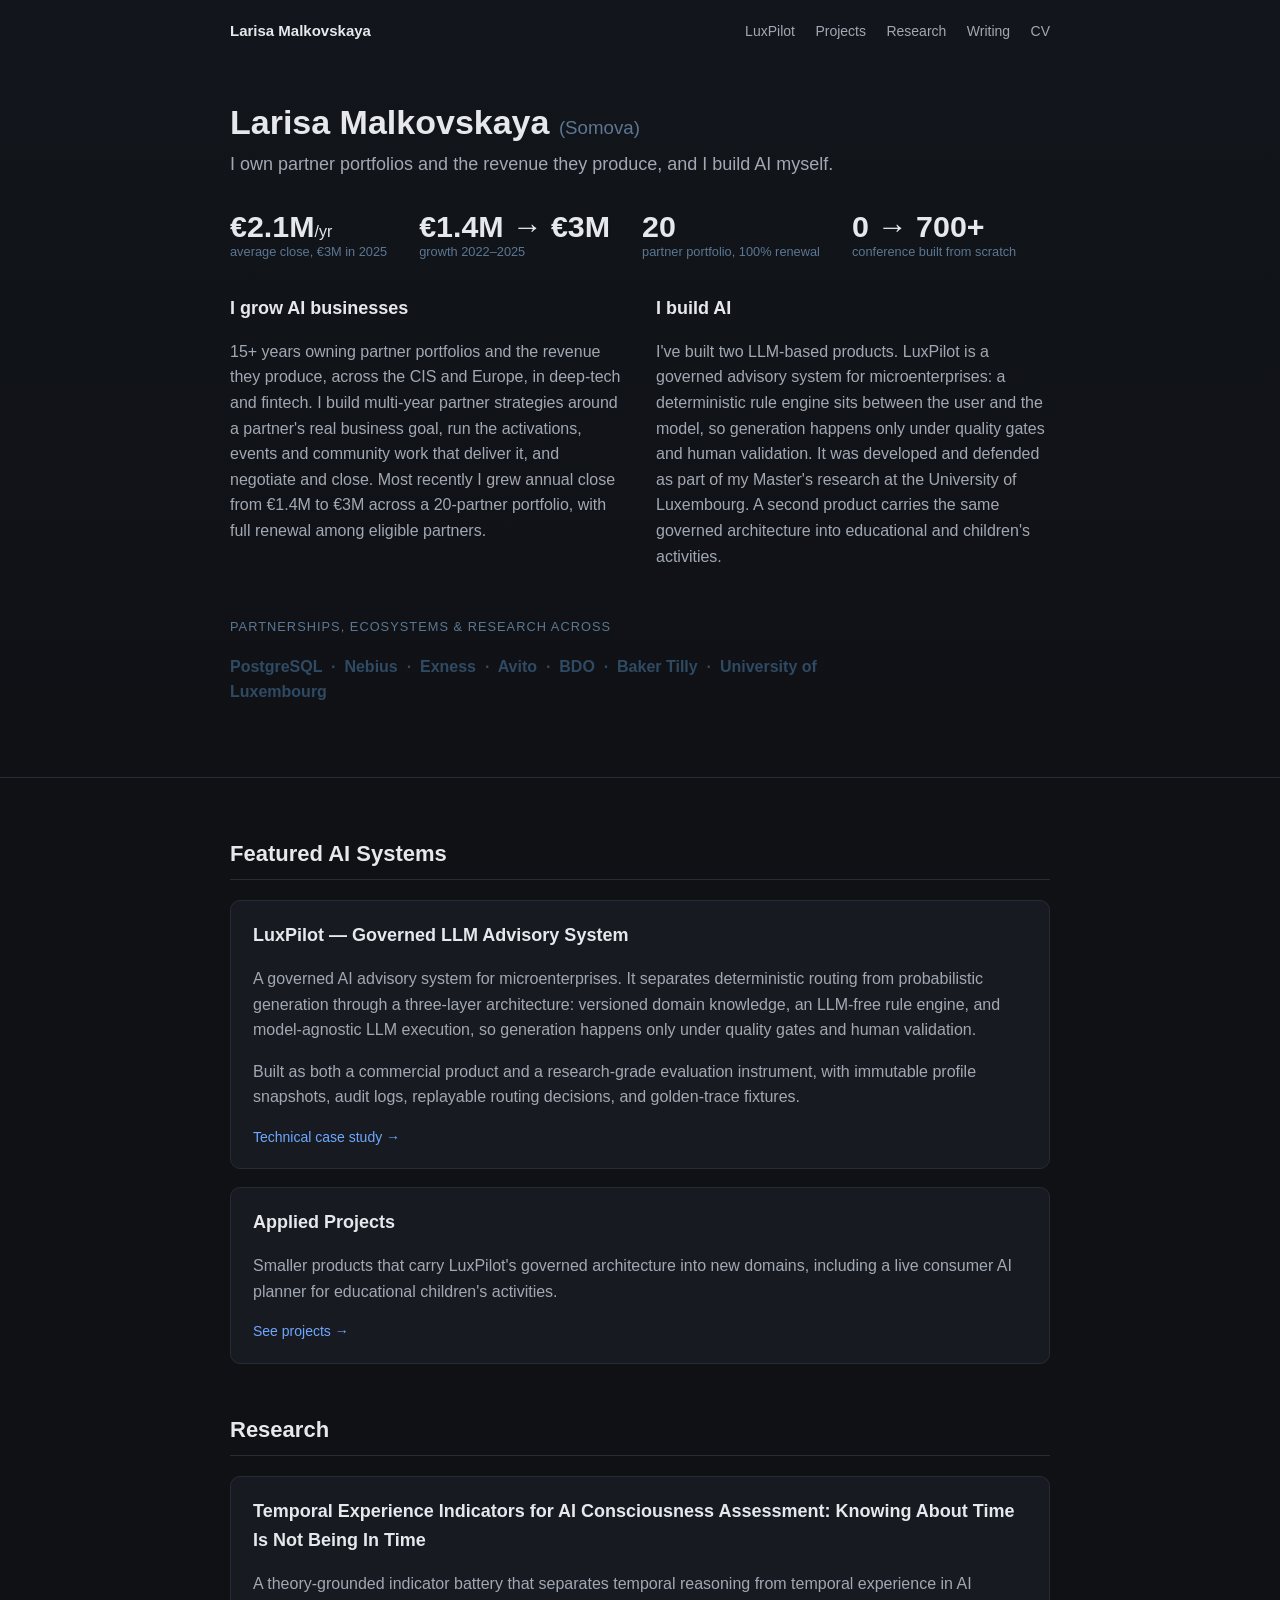
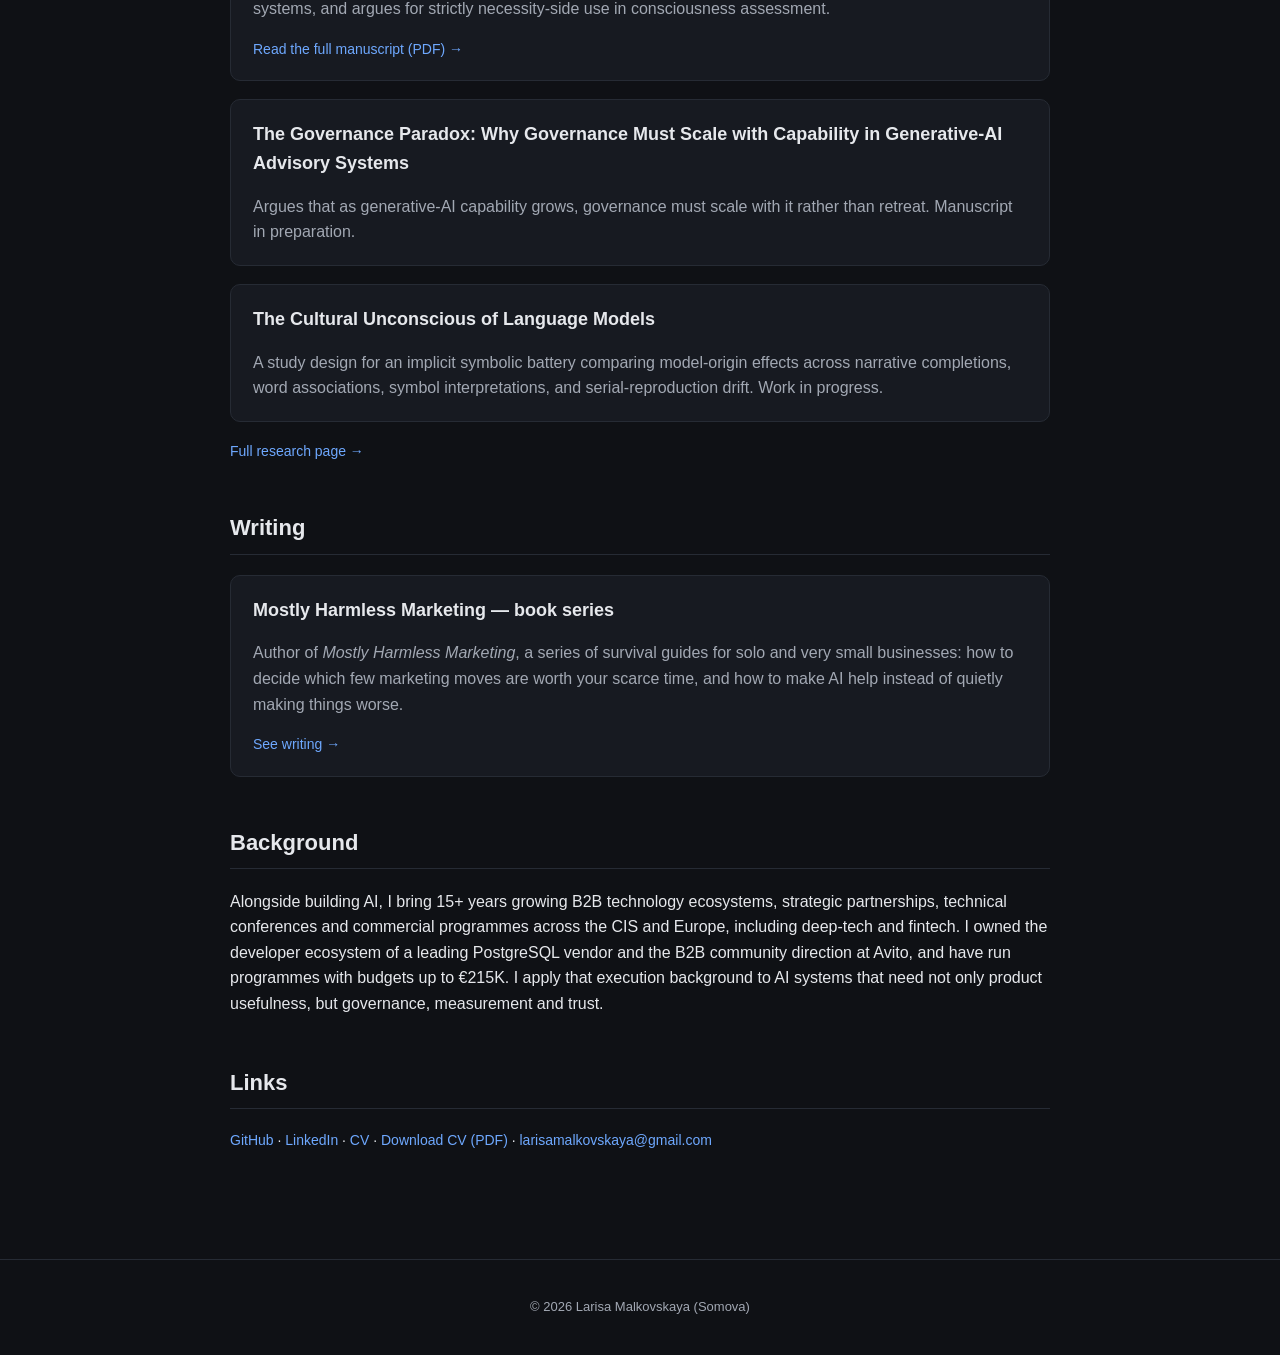
<file: index.html>
<!DOCTYPE html>
<html lang="en">
<head>
<meta charset="utf-8">
<meta name="viewport" content="width=device-width, initial-scale=1">
<title>Larisa Malkovskaya (Somova) — AI &amp; Fintech Partnerships</title>
<link rel="stylesheet" href="assets/css/style.css">
</head>
<body>
<header class="hero">
<nav class="nav">
<a href="index.html" class="brand">Larisa Malkovskaya</a>
<div class="nav-links">
<a href="luxpilot.html">LuxPilot</a>
<a href="projects.html">Projects</a>
<a href="research.html">Research</a>
<a href="writing.html">Writing</a>
<a href="cv.html">CV</a>
</div>
</nav>
<div class="hero-inner">
<h1>Larisa Malkovskaya <span style="font-size:0.55em;color:#5B7793;font-weight:400;">(Somova)</span></h1>
<p class="tagline">I own partner portfolios and the revenue they produce, and I build AI myself.</p>

<!-- METRICS STRIP -->
<div style="display:flex;flex-wrap:wrap;gap:2rem;margin:2rem 0;">
  <div><div style="font-size:1.9rem;font-weight:700;line-height:1;">€2.1M<span style="font-size:1rem;font-weight:400;">/yr</span></div><div style="font-size:0.8rem;color:#5B7793;">average close, €3M in 2025</div></div>
  <div><div style="font-size:1.9rem;font-weight:700;line-height:1;">€1.4M → €3M</div><div style="font-size:0.8rem;color:#5B7793;">growth 2022–2025</div></div>
  <div><div style="font-size:1.9rem;font-weight:700;line-height:1;">20</div><div style="font-size:0.8rem;color:#5B7793;">partner portfolio, 100% renewal</div></div>
  <div><div style="font-size:1.9rem;font-weight:700;line-height:1;">0 → 700+</div><div style="font-size:0.8rem;color:#5B7793;">conference built from scratch</div></div>
</div>

<!-- TWO COLUMNS -->
<div style="display:flex;flex-wrap:wrap;gap:2rem;margin-top:1.5rem;">
  <div style="flex:1;min-width:260px;">
    <h3 style="margin-bottom:0.4rem;">I grow AI businesses</h3>
    <p>15+ years owning partner portfolios and the revenue they produce, across the CIS and Europe, in deep-tech and fintech. I build multi-year partner strategies around a partner's real business goal, run the activations, events and community work that deliver it, and negotiate and close. Most recently I grew annual close from €1.4M to €3M across a 20-partner portfolio, with full renewal among eligible partners.</p>
  </div>
  <div style="flex:1;min-width:260px;">
    <h3 style="margin-bottom:0.4rem;">I build AI</h3>
    <p>I've built two LLM-based products. LuxPilot is a governed advisory system for microenterprises: a deterministic rule engine sits between the user and the model, so generation happens only under quality gates and human validation. It was developed and defended as part of my Master's research at the University of Luxembourg. A second product carries the same governed architecture into educational and children's activities.</p>
  </div>
</div>

<!-- BRANDS -->
<p style="margin-top:2rem;font-size:0.8rem;color:#5B7793;text-transform:uppercase;letter-spacing:0.08em;">Partnerships, ecosystems &amp; research across</p>
<p style="font-weight:600;color:#2F4A63;">PostgreSQL &nbsp;·&nbsp; Nebius &nbsp;·&nbsp; Exness &nbsp;·&nbsp; Avito &nbsp;·&nbsp; BDO &nbsp;·&nbsp; Baker Tilly &nbsp;·&nbsp; University of Luxembourg</p>
</div>
</header>

<main class="container">

<section id="systems">
<h2>Featured AI Systems</h2>

<article class="card">
<h3>LuxPilot — Governed LLM Advisory System</h3>
<p>A governed AI advisory system for microenterprises. It separates deterministic routing from probabilistic generation through a three-layer architecture: versioned domain knowledge, an LLM-free rule engine, and model-agnostic LLM execution, so generation happens only under quality gates and human validation.</p>
<p>Built as both a commercial product and a research-grade evaluation instrument, with immutable profile snapshots, audit logs, replayable routing decisions, and golden-trace fixtures.</p>
<p class="links"><a href="luxpilot.html">Technical case study →</a></p>
</article>

<article class="card">
<h3>Applied Projects</h3>
<p>Smaller products that carry LuxPilot's governed architecture into new domains, including a live consumer AI planner for educational children's activities.</p>
<p class="links"><a href="projects.html">See projects →</a></p>
</article>
</section>

<section id="research">
<h2>Research</h2>

<article class="card">
<h3>Temporal Experience Indicators for AI Consciousness Assessment: Knowing About Time Is Not Being In Time</h3>
<p>A theory-grounded indicator battery that separates temporal reasoning from temporal experience in AI systems, and argues for strictly necessity-side use in consciousness assessment.</p>
<p class="links"><a href="assets/Malkovskaya_Temporal_Experience_Indicators.pdf" target="_blank" rel="noopener">Read the full manuscript (PDF) →</a></p>
</article>

<article class="card">
<h3>The Governance Paradox: Why Governance Must Scale with Capability in Generative-AI Advisory Systems</h3>
<p>Argues that as generative-AI capability grows, governance must scale with it rather than retreat. Manuscript in preparation.</p>
</article>

<article class="card">
<h3>The Cultural Unconscious of Language Models</h3>
<p>A study design for an implicit symbolic battery comparing model-origin effects across narrative completions, word associations, symbol interpretations, and serial-reproduction drift. Work in progress.</p>
</article>

<p class="links"><a href="research.html">Full research page →</a></p>
</section>

<section id="writing">
<h2>Writing</h2>
<article class="card">
<h3>Mostly Harmless Marketing — book series</h3>
<p>Author of <em>Mostly Harmless Marketing</em>, a series of survival guides for solo and very small businesses: how to decide which few marketing moves are worth your scarce time, and how to make AI help instead of quietly making things worse.</p>
<p class="links"><a href="writing.html">See writing →</a></p>
</article>
</section>

<section id="background">
<h2>Background</h2>
<p>Alongside building AI, I bring 15+ years growing B2B technology ecosystems, strategic partnerships, technical conferences and commercial programmes across the CIS and Europe, including deep-tech and fintech. I owned the developer ecosystem of a leading PostgreSQL vendor and the B2B community direction at Avito, and have run programmes with budgets up to €215K. I apply that execution background to AI systems that need not only product usefulness, but governance, measurement and trust.</p>
</section>

<section id="contact">
<h2>Links</h2>
<p class="links">
<a href="https://github.com/larisaamalkovskaya" target="_blank" rel="noopener">GitHub</a> &middot;
<a href="https://www.linkedin.com/in/larisa-somova" target="_blank" rel="noopener">LinkedIn</a> &middot;
<a href="cv.html">CV</a> &middot;
<a href="assets/Larisa_Malkovskaya_CV.pdf" download>Download CV (PDF)</a> &middot;
<a href="mailto:larisamalkovskaya@gmail.com">larisamalkovskaya@gmail.com</a>
</p>
</section>

</main>

<footer class="footer">
<p>&copy; 2026 Larisa Malkovskaya (Somova)</p>
</footer>
</body>
</html>
</file>
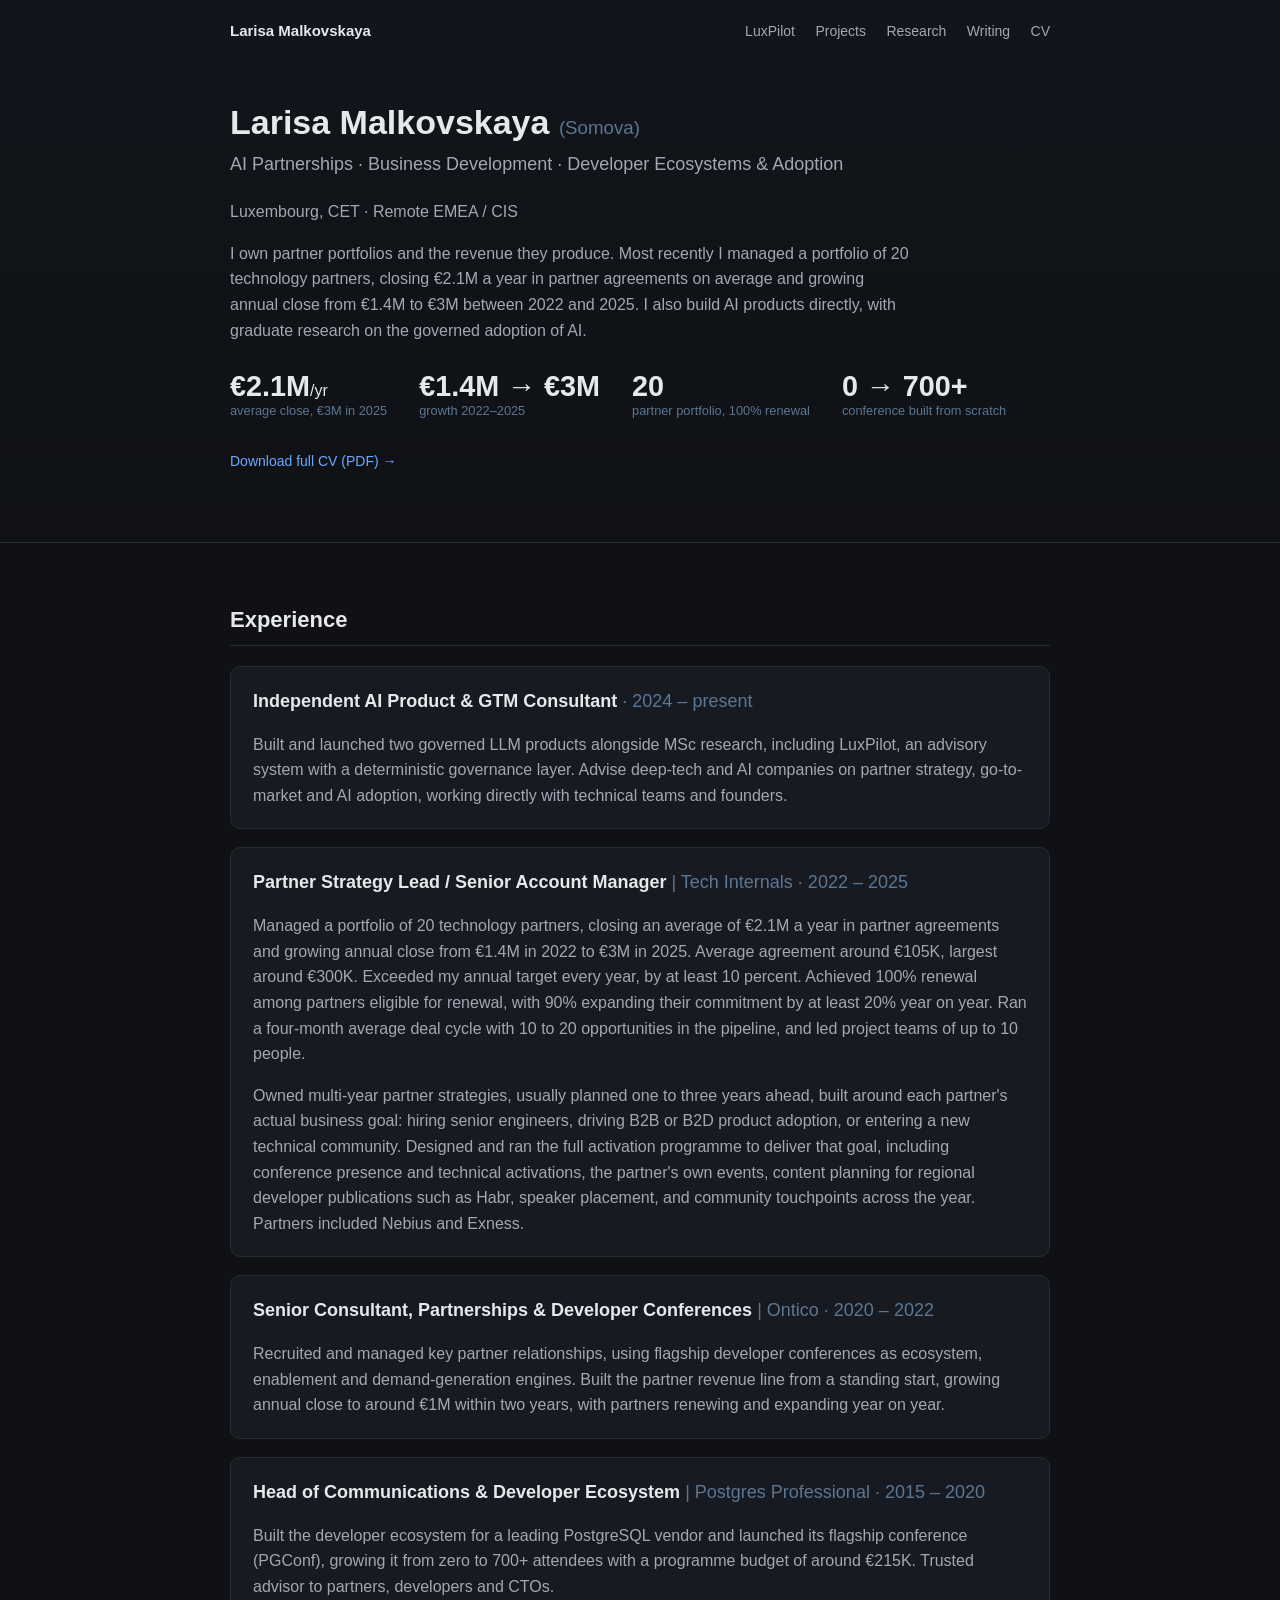
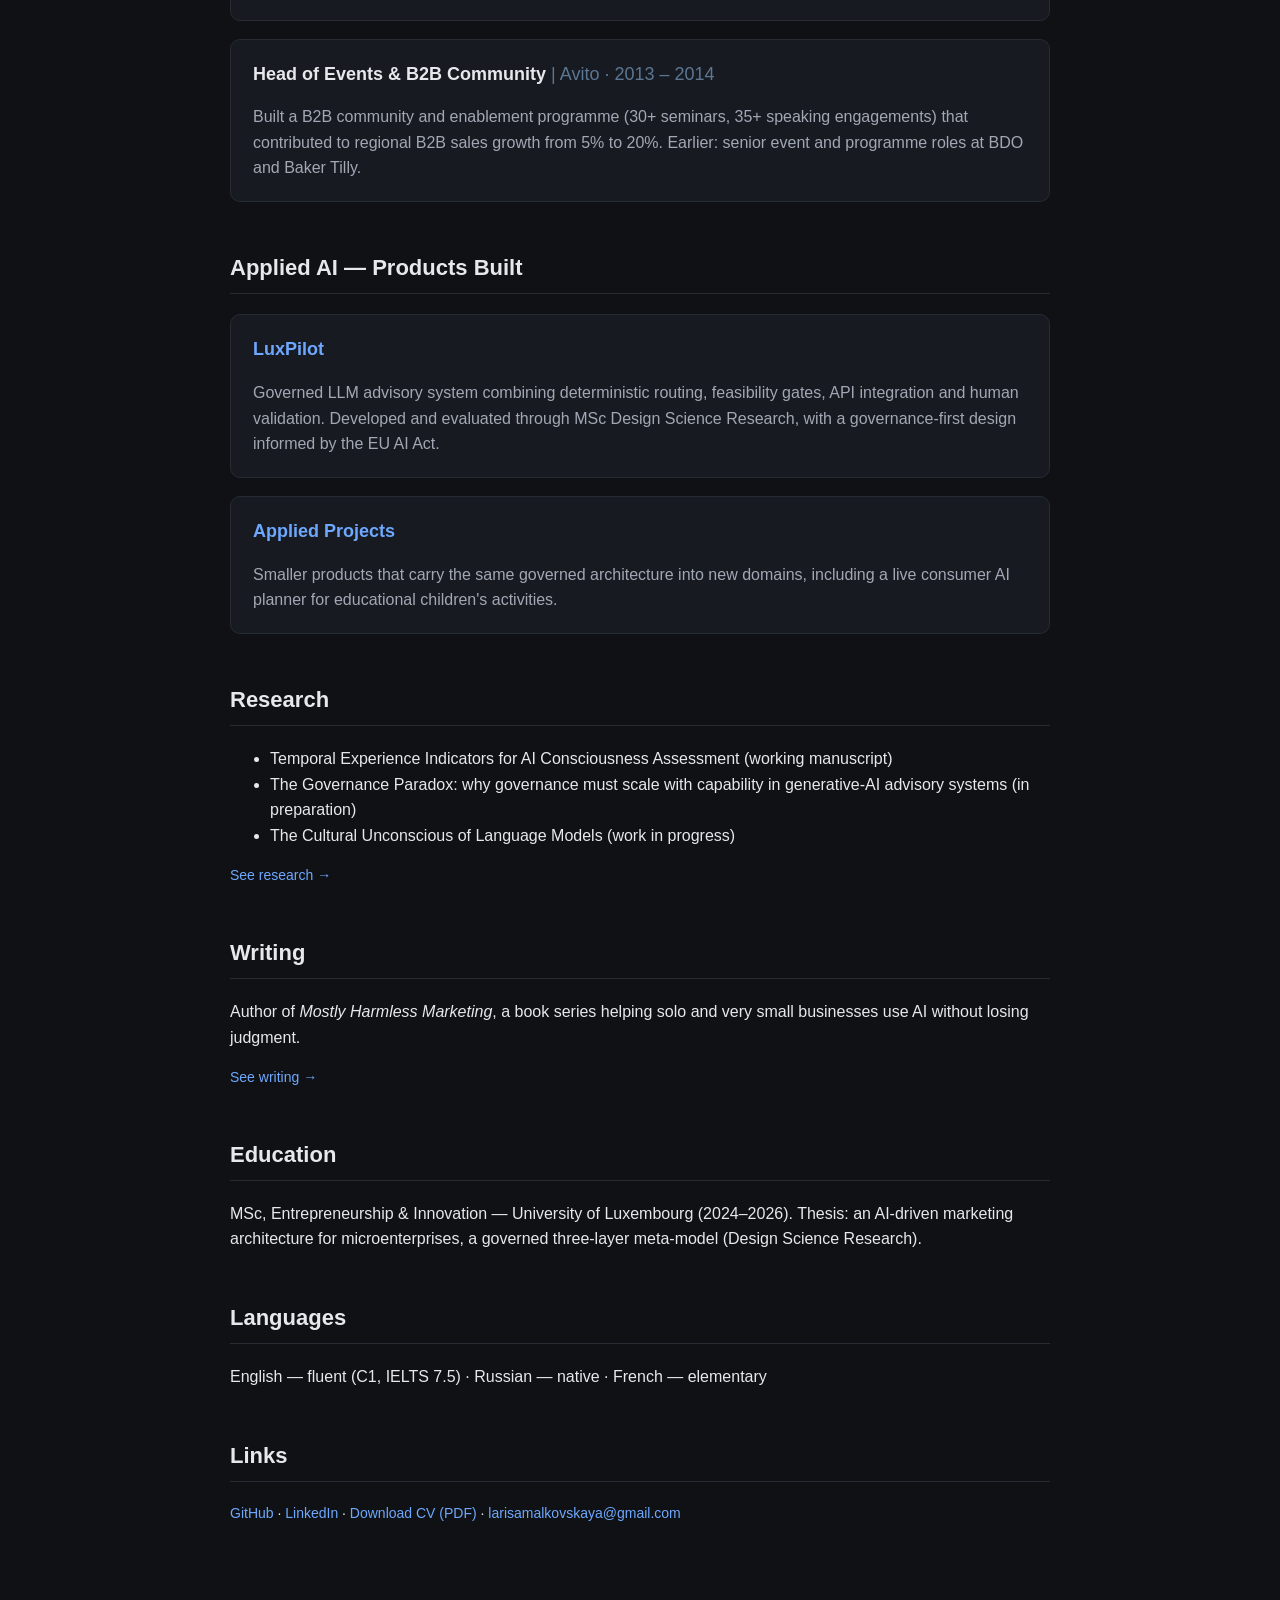
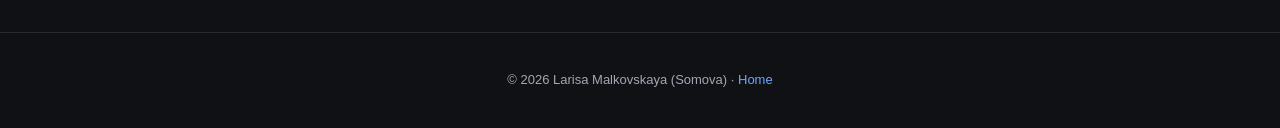
<file: cv.html>
<!DOCTYPE html>
<html lang="en">
<head>
<meta charset="utf-8">
<meta name="viewport" content="width=device-width, initial-scale=1">
<title>CV — Larisa Malkovskaya (Somova)</title>
<link rel="stylesheet" href="assets/css/style.css">
</head>
<body>
<header class="hero">
<nav class="nav">
<a href="index.html" class="brand">Larisa Malkovskaya</a>
<div class="nav-links">
<a href="luxpilot.html">LuxPilot</a>
<a href="projects.html">Projects</a>
<a href="research.html">Research</a>
<a href="writing.html">Writing</a>
<a href="cv.html">CV</a>
</div>
</nav>
<div class="hero-inner">
<h1>Larisa Malkovskaya <span style="font-size:0.55em;color:#5B7793;font-weight:400;">(Somova)</span></h1>
<p class="tagline">AI Partnerships · Business Development · Developer Ecosystems &amp; Adoption</p>
<p>Luxembourg, CET · Remote EMEA / CIS</p>
<p>I own partner portfolios and the revenue they produce. Most recently I managed a portfolio of 20 technology partners, closing €2.1M a year in partner agreements on average and growing annual close from €1.4M to €3M between 2022 and 2025. I also build AI products directly, with graduate research on the governed adoption of AI.</p>

<div style="display:flex;flex-wrap:wrap;gap:2rem;margin:1.8rem 0;">
  <div><div style="font-size:1.8rem;font-weight:700;line-height:1;">€2.1M<span style="font-size:1rem;font-weight:400;">/yr</span></div><div style="font-size:0.8rem;color:#5B7793;">average close, €3M in 2025</div></div>
  <div><div style="font-size:1.8rem;font-weight:700;line-height:1;">€1.4M → €3M</div><div style="font-size:0.8rem;color:#5B7793;">growth 2022–2025</div></div>
  <div><div style="font-size:1.8rem;font-weight:700;line-height:1;">20</div><div style="font-size:0.8rem;color:#5B7793;">partner portfolio, 100% renewal</div></div>
  <div><div style="font-size:1.8rem;font-weight:700;line-height:1;">0 → 700+</div><div style="font-size:0.8rem;color:#5B7793;">conference built from scratch</div></div>
</div>

<p class="links"><a href="assets/Larisa_Malkovskaya_CV.pdf" download>Download full CV (PDF) →</a></p>
</div>
</header>

<main class="container">

<section id="experience">
<h2>Experience</h2>

<article class="card">
<h3>Independent AI Product &amp; GTM Consultant <span style="color:#5B7793;font-weight:400;">· 2024 – present</span></h3>
<p>Built and launched two governed LLM products alongside MSc research, including LuxPilot, an advisory system with a deterministic governance layer. Advise deep-tech and AI companies on partner strategy, go-to-market and AI adoption, working directly with technical teams and founders.</p>
</article>

<article class="card">
<h3>Partner Strategy Lead / Senior Account Manager <span style="color:#5B7793;font-weight:400;">| Tech Internals · 2022 – 2025</span></h3>
<p>Managed a portfolio of 20 technology partners, closing an average of €2.1M a year in partner agreements and growing annual close from €1.4M in 2022 to €3M in 2025. Average agreement around €105K, largest around €300K. Exceeded my annual target every year, by at least 10 percent. Achieved 100% renewal among partners eligible for renewal, with 90% expanding their commitment by at least 20% year on year. Ran a four-month average deal cycle with 10 to 20 opportunities in the pipeline, and led project teams of up to 10 people.</p>
<p>Owned multi-year partner strategies, usually planned one to three years ahead, built around each partner's actual business goal: hiring senior engineers, driving B2B or B2D product adoption, or entering a new technical community. Designed and ran the full activation programme to deliver that goal, including conference presence and technical activations, the partner's own events, content planning for regional developer publications such as Habr, speaker placement, and community touchpoints across the year. Partners included Nebius and Exness.</p>
</article>

<article class="card">
<h3>Senior Consultant, Partnerships &amp; Developer Conferences <span style="color:#5B7793;font-weight:400;">| Ontico · 2020 – 2022</span></h3>
<p>Recruited and managed key partner relationships, using flagship developer conferences as ecosystem, enablement and demand-generation engines. Built the partner revenue line from a standing start, growing annual close to around €1M within two years, with partners renewing and expanding year on year.</p>
</article>

<article class="card">
<h3>Head of Communications &amp; Developer Ecosystem <span style="color:#5B7793;font-weight:400;">| Postgres Professional · 2015 – 2020</span></h3>
<p>Built the developer ecosystem for a leading PostgreSQL vendor and launched its flagship conference (PGConf), growing it from zero to 700+ attendees with a programme budget of around €215K. Trusted advisor to partners, developers and CTOs.</p>
</article>

<article class="card">
<h3>Head of Events &amp; B2B Community <span style="color:#5B7793;font-weight:400;">| Avito · 2013 – 2014</span></h3>
<p>Built a B2B community and enablement programme (30+ seminars, 35+ speaking engagements) that contributed to regional B2B sales growth from 5% to 20%. Earlier: senior event and programme roles at BDO and Baker Tilly.</p>
</article>
</section>

<section id="ai">
<h2>Applied AI — Products Built</h2>
<article class="card">
<h3><a href="luxpilot.html">LuxPilot</a></h3>
<p>Governed LLM advisory system combining deterministic routing, feasibility gates, API integration and human validation. Developed and evaluated through MSc Design Science Research, with a governance-first design informed by the EU AI Act.</p>
</article>
<article class="card">
<h3><a href="projects.html">Applied Projects</a></h3>
<p>Smaller products that carry the same governed architecture into new domains, including a live consumer AI planner for educational children's activities.</p>
</article>
</section>

<section id="research">
<h2>Research</h2>
<ul>
<li>Temporal Experience Indicators for AI Consciousness Assessment (working manuscript)</li>
<li>The Governance Paradox: why governance must scale with capability in generative-AI advisory systems (in preparation)</li>
<li>The Cultural Unconscious of Language Models (work in progress)</li>
</ul>
<p class="links"><a href="research.html">See research →</a></p>
</section>

<section id="writing">
<h2>Writing</h2>
<p>Author of <em>Mostly Harmless Marketing</em>, a book series helping solo and very small businesses use AI without losing judgment.</p>
<p class="links"><a href="writing.html">See writing →</a></p>
</section>

<section id="education">
<h2>Education</h2>
<p>MSc, Entrepreneurship &amp; Innovation — University of Luxembourg (2024–2026). Thesis: an AI-driven marketing architecture for microenterprises, a governed three-layer meta-model (Design Science Research).</p>
</section>

<section id="languages">
<h2>Languages</h2>
<p>English — fluent (C1, IELTS 7.5) · Russian — native · French — elementary</p>
</section>

<section id="links">
<h2>Links</h2>
<p class="links">
<a href="https://github.com/larisaamalkovskaya" target="_blank" rel="noopener">GitHub</a> &middot;
<a href="https://www.linkedin.com/in/larisa-somova" target="_blank" rel="noopener">LinkedIn</a> &middot;
<a href="assets/Larisa_Malkovskaya_CV.pdf" download>Download CV (PDF)</a> &middot;
<a href="mailto:larisamalkovskaya@gmail.com">larisamalkovskaya@gmail.com</a>
</p>
</section>

</main>

<footer class="footer">
<p>&copy; 2026 Larisa Malkovskaya (Somova) · <a href="index.html">Home</a></p>
</footer>
</body>
</html>
</file>
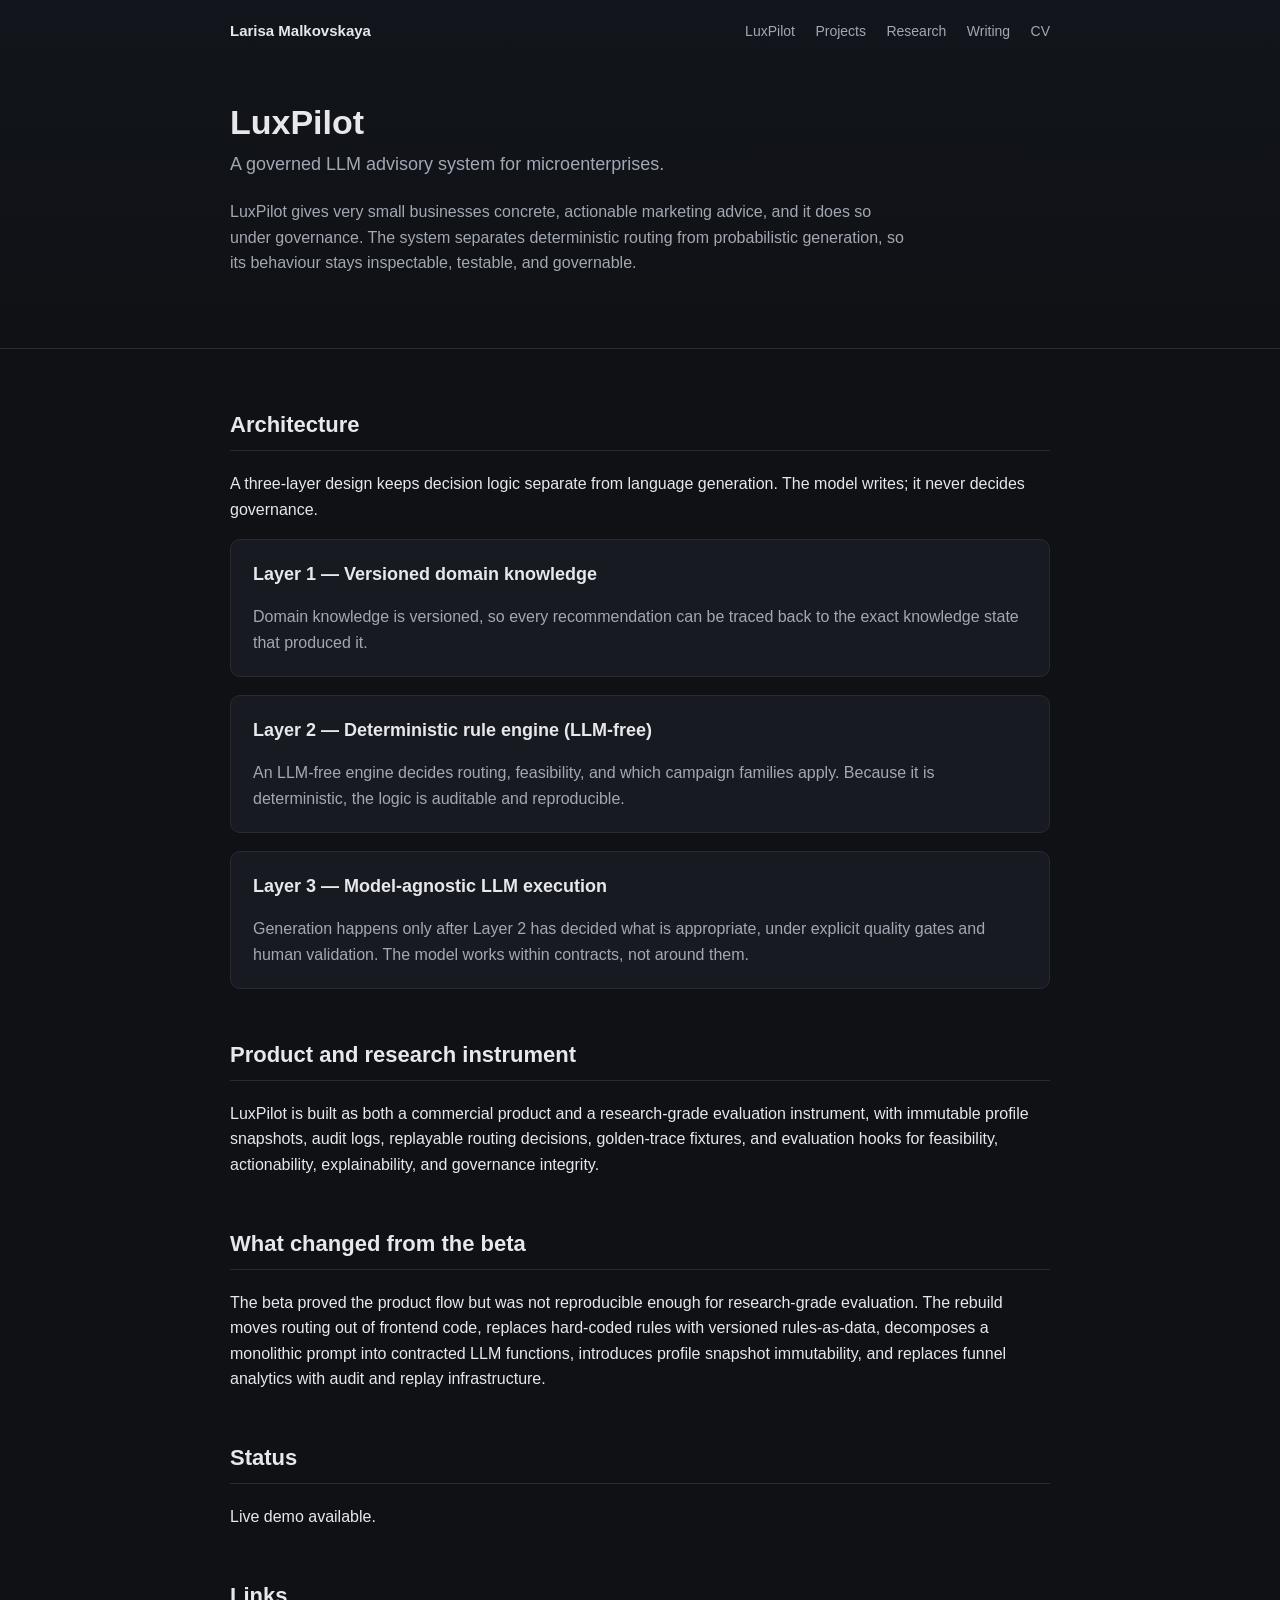
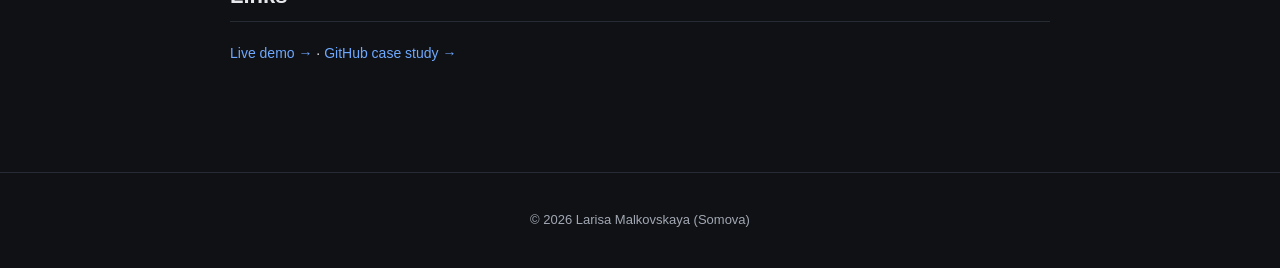
<file: luxpilot.html>
<!DOCTYPE html>
<html lang="en">
<head>
<meta charset="utf-8">
<meta name="viewport" content="width=device-width, initial-scale=1">
<title>LuxPilot — Governed LLM Advisory System | Larisa Malkovskaya</title>
<link rel="stylesheet" href="assets/css/style.css">
</head>
<body>
<header class="hero">
<nav class="nav">
<a href="index.html" class="brand">Larisa Malkovskaya</a>
<div class="nav-links">
<a href="luxpilot.html">LuxPilot</a>
<a href="projects.html">Projects</a>
<a href="research.html">Research</a>
<a href="writing.html">Writing</a>
<a href="cv.html">CV</a>
</div>
</nav>
<div class="hero-inner">
<h1>LuxPilot</h1>
<p class="tagline">A governed LLM advisory system for microenterprises.</p>
<p>LuxPilot gives very small businesses concrete, actionable marketing advice, and it does so under governance. The system separates deterministic routing from probabilistic generation, so its behaviour stays inspectable, testable, and governable.</p>
</div>
</header>

<main class="container">

<section id="architecture">
<h2>Architecture</h2>
<p>A three-layer design keeps decision logic separate from language generation. The model writes; it never decides governance.</p>
<article class="card">
<h3>Layer 1 — Versioned domain knowledge</h3>
<p>Domain knowledge is versioned, so every recommendation can be traced back to the exact knowledge state that produced it.</p>
</article>
<article class="card">
<h3>Layer 2 — Deterministic rule engine (LLM-free)</h3>
<p>An LLM-free engine decides routing, feasibility, and which campaign families apply. Because it is deterministic, the logic is auditable and reproducible.</p>
</article>
<article class="card">
<h3>Layer 3 — Model-agnostic LLM execution</h3>
<p>Generation happens only after Layer 2 has decided what is appropriate, under explicit quality gates and human validation. The model works within contracts, not around them.</p>
</article>
</section>

<section id="instrument">
<h2>Product and research instrument</h2>
<p>LuxPilot is built as both a commercial product and a research-grade evaluation instrument, with immutable profile snapshots, audit logs, replayable routing decisions, golden-trace fixtures, and evaluation hooks for feasibility, actionability, explainability, and governance integrity.</p>
</section>

<section id="rebuild">
<h2>What changed from the beta</h2>
<p>The beta proved the product flow but was not reproducible enough for research-grade evaluation. The rebuild moves routing out of frontend code, replaces hard-coded rules with versioned rules-as-data, decomposes a monolithic prompt into contracted LLM functions, introduces profile snapshot immutability, and replaces funnel analytics with audit and replay infrastructure.</p>
</section>

<section id="status">
<h2>Status</h2>
<p>Live demo available.</p>
</section>

<section id="links">
<h2>Links</h2>
<p class="links">
<a href="https://luxpilot.app" target="_blank" rel="noopener">Live demo →</a> &middot;
<a href="https://github.com/larisaamalkovskaya/luxpilot-governed-ai-case-study" target="_blank" rel="noopener">GitHub case study →</a>
</p>
</section>

</main>

<footer class="footer">
<p>&copy; 2026 Larisa Malkovskaya (Somova)</p>
</footer>
</body>
</html>
</file>
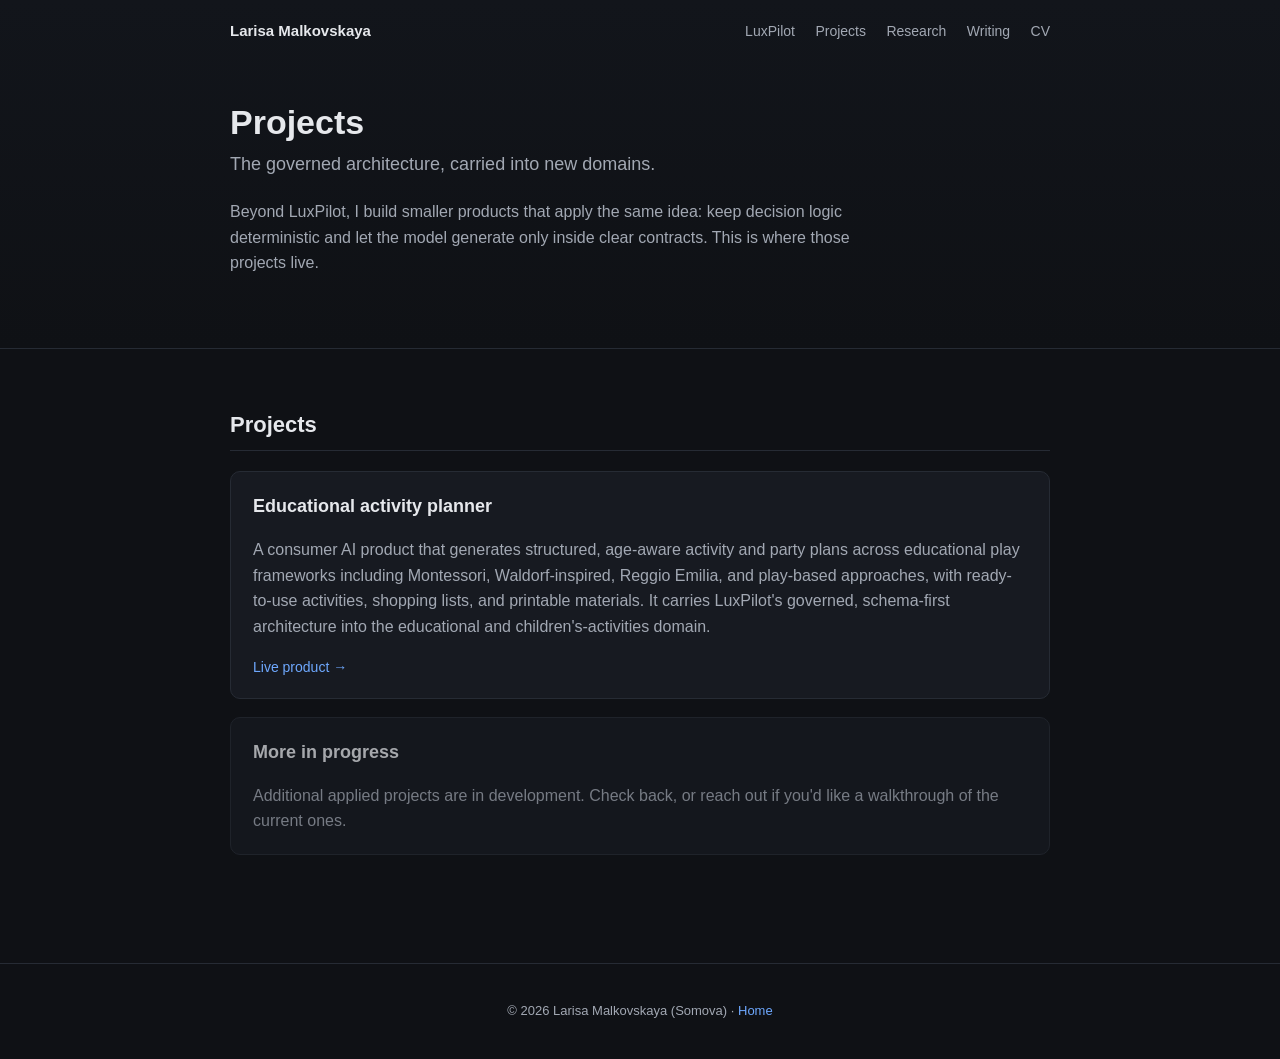
<file: projects.html>
<!DOCTYPE html>
<html lang="en">
<head>
<meta charset="utf-8">
<meta name="viewport" content="width=device-width, initial-scale=1">
<title>Projects — Larisa Malkovskaya (Somova)</title>
<link rel="stylesheet" href="assets/css/style.css">
</head>
<body>
<header class="hero">
<nav class="nav">
<a href="index.html" class="brand">Larisa Malkovskaya</a>
<div class="nav-links">
<a href="luxpilot.html">LuxPilot</a>
<a href="projects.html">Projects</a>
<a href="research.html">Research</a>
<a href="writing.html">Writing</a>
<a href="cv.html">CV</a>
</div>
</nav>
<div class="hero-inner">
<h1>Projects</h1>
<p class="tagline">The governed architecture, carried into new domains.</p>
<p>Beyond LuxPilot, I build smaller products that apply the same idea: keep decision logic deterministic and let the model generate only inside clear contracts. This is where those projects live.</p>
</div>
</header>

<main class="container">

<section id="projects">
<h2>Projects</h2>

<article class="card">
<h3>Educational activity planner</h3>
<p>A consumer AI product that generates structured, age-aware activity and party plans across educational play frameworks including Montessori, Waldorf-inspired, Reggio Emilia, and play-based approaches, with ready-to-use activities, shopping lists, and printable materials. It carries LuxPilot's governed, schema-first architecture into the educational and children's-activities domain.</p>
<p class="links"><a href="https://partynestplan.com" target="_blank" rel="noopener">Live product →</a></p>
</article>

<article class="card" style="opacity:0.7;">
<h3>More in progress</h3>
<p>Additional applied projects are in development. Check back, or reach out if you'd like a walkthrough of the current ones.</p>
</article>
</section>

</main>

<footer class="footer">
<p>&copy; 2026 Larisa Malkovskaya (Somova) · <a href="index.html">Home</a></p>
</footer>
</body>
</html>
</file>
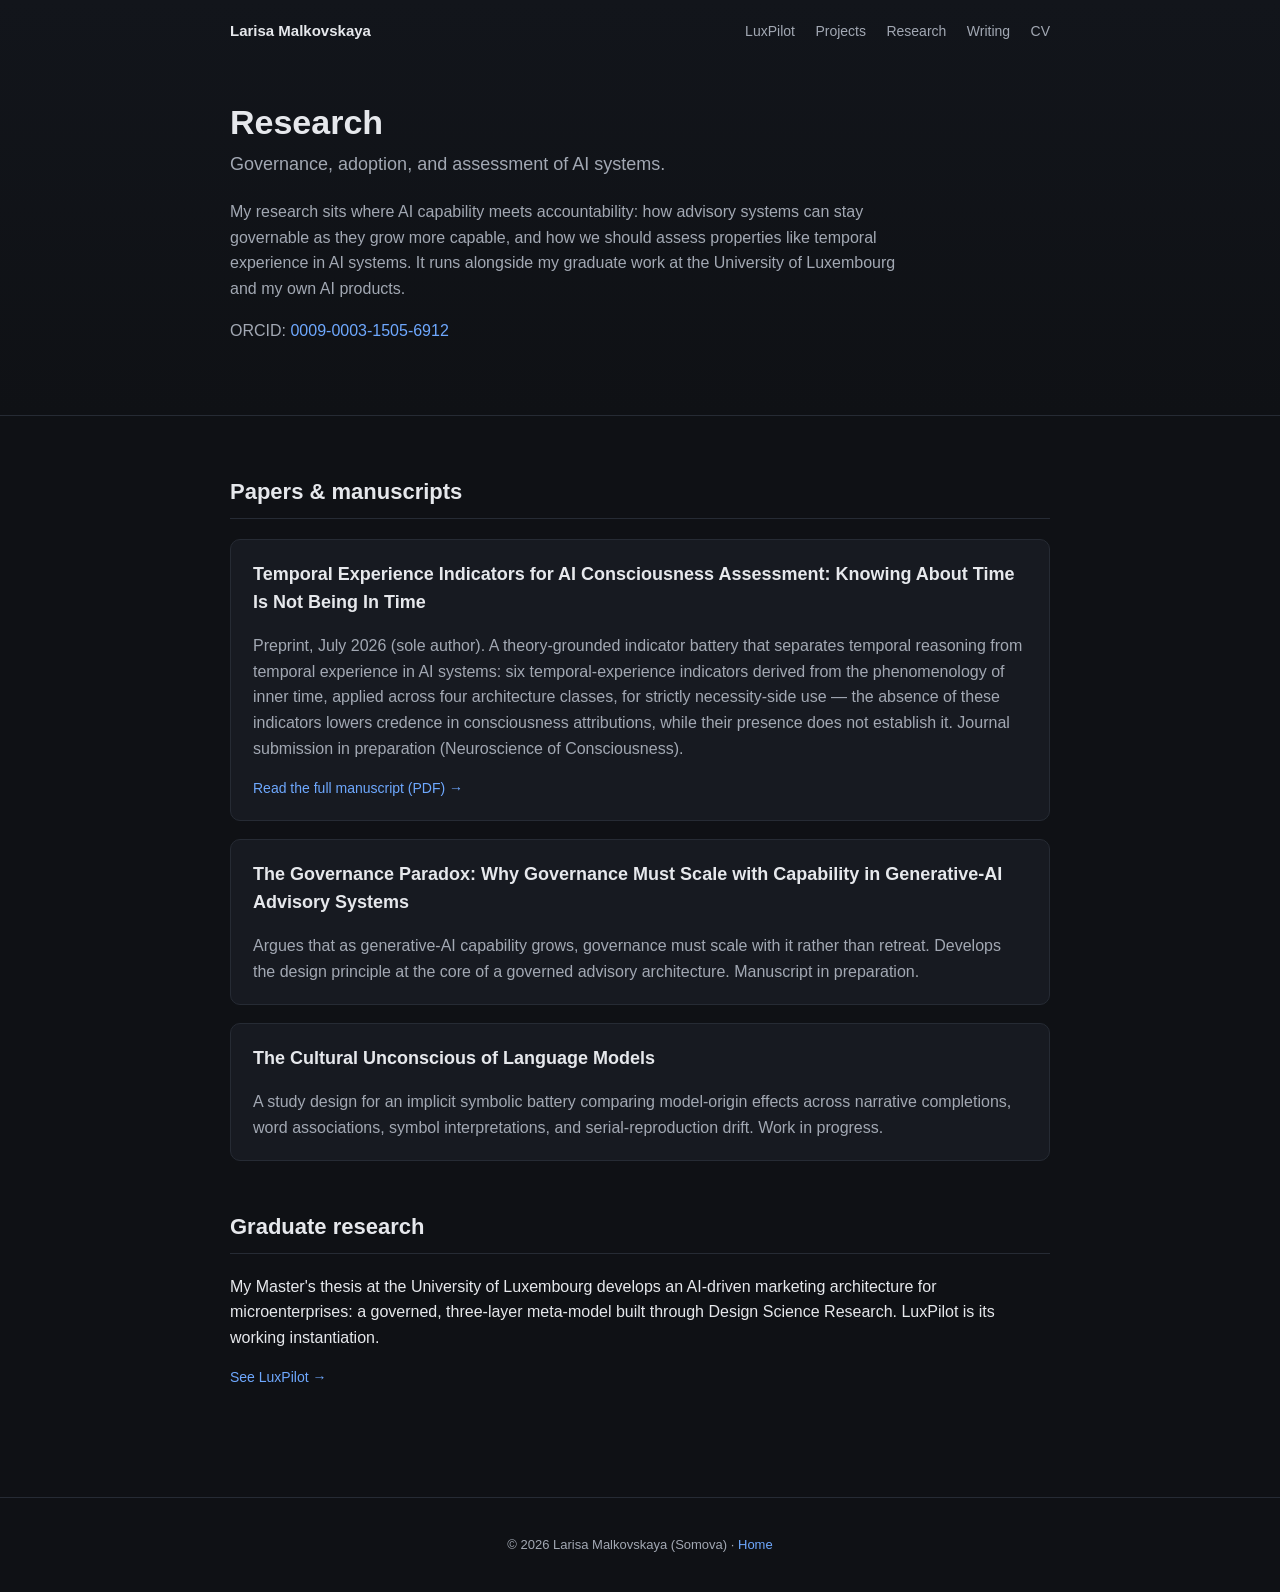
<file: research.html>
<!DOCTYPE html>
<html lang="en">
<head>
<meta charset="utf-8">
<meta name="viewport" content="width=device-width, initial-scale=1">
<title>Research — Larisa Malkovskaya (Somova)</title>
<link rel="stylesheet" href="assets/css/style.css">
</head>
<body>
<header class="hero">
<nav class="nav">
<a href="index.html" class="brand">Larisa Malkovskaya</a>
<div class="nav-links">
<a href="luxpilot.html">LuxPilot</a>
<a href="projects.html">Projects</a>
<a href="research.html">Research</a>
<a href="writing.html">Writing</a>
<a href="cv.html">CV</a>
</div>
</nav>
<div class="hero-inner">
<h1>Research</h1>
<p class="tagline">Governance, adoption, and assessment of AI systems.</p>
<p>My research sits where AI capability meets accountability: how advisory systems can stay governable as they grow more capable, and how we should assess properties like temporal experience in AI systems. It runs alongside my graduate work at the University of Luxembourg and my own AI products.</p>
<p>ORCID: <a href="https://orcid.org/0009-0003-1505-6912" target="_blank" rel="noopener">0009-0003-1505-6912</a></p>
</div>
</header>

<main class="container">

<section id="papers">
<h2>Papers &amp; manuscripts</h2>

<article class="card">
<h3>Temporal Experience Indicators for AI Consciousness Assessment: Knowing About Time Is Not Being In Time</h3>
<p>Preprint, July 2026 (sole author). A theory-grounded indicator battery that separates temporal reasoning from temporal experience in AI systems: six temporal-experience indicators derived from the phenomenology of inner time, applied across four architecture classes, for strictly necessity-side use — the absence of these indicators lowers credence in consciousness attributions, while their presence does not establish it. Journal submission in preparation (Neuroscience of Consciousness).</p>
<p class="links"><a href="assets/Malkovskaya_Temporal_Experience_Indicators.pdf" target="_blank" rel="noopener">Read the full manuscript (PDF) →</a></p>
</article>

<article class="card">
<h3>The Governance Paradox: Why Governance Must Scale with Capability in Generative-AI Advisory Systems</h3>
<p>Argues that as generative-AI capability grows, governance must scale with it rather than retreat. Develops the design principle at the core of a governed advisory architecture. Manuscript in preparation.</p>
</article>

<article class="card">
<h3>The Cultural Unconscious of Language Models</h3>
<p>A study design for an implicit symbolic battery comparing model-origin effects across narrative completions, word associations, symbol interpretations, and serial-reproduction drift. Work in progress.</p>
</article>
</section>

<section id="thesis">
<h2>Graduate research</h2>
<p>My Master's thesis at the University of Luxembourg develops an AI-driven marketing architecture for microenterprises: a governed, three-layer meta-model built through Design Science Research. LuxPilot is its working instantiation.</p>
<p class="links"><a href="luxpilot.html">See LuxPilot →</a></p>
</section>

</main>

<footer class="footer">
<p>&copy; 2026 Larisa Malkovskaya (Somova) · <a href="index.html">Home</a></p>
</footer>
</body>
</html>
</file>
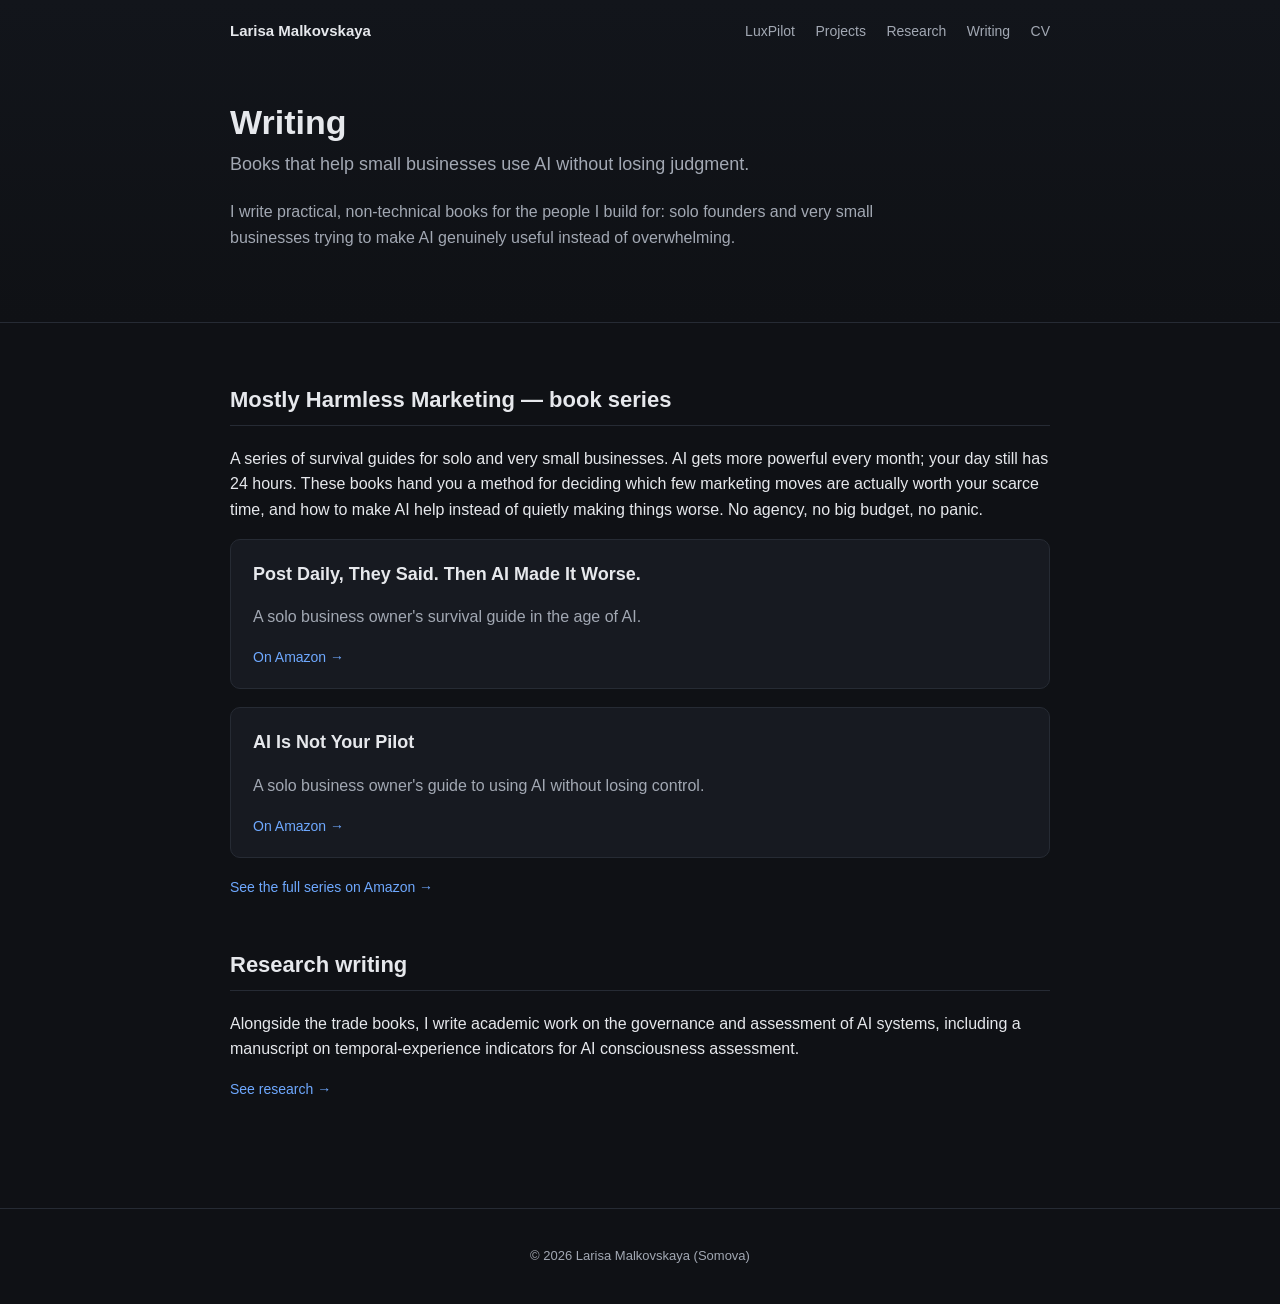
<file: writing.html>
<!DOCTYPE html>
<html lang="en">
<head>
<meta charset="utf-8">
<meta name="viewport" content="width=device-width, initial-scale=1">
<title>Writing — Larisa Malkovskaya</title>
<link rel="stylesheet" href="assets/css/style.css">
</head>
<body>
<header class="hero">
<nav class="nav">
<a href="index.html" class="brand">Larisa Malkovskaya</a>
<div class="nav-links">
<a href="luxpilot.html">LuxPilot</a>
<a href="projects.html">Projects</a>
<a href="research.html">Research</a>
<a href="writing.html">Writing</a>
<a href="cv.html">CV</a>
</div>
</nav>
<div class="hero-inner">
<h1>Writing</h1>
<p class="tagline">Books that help small businesses use AI without losing judgment.</p>
<p>I write practical, non-technical books for the people I build for: solo founders and very small businesses trying to make AI genuinely useful instead of overwhelming.</p>
</div>
</header>

<main class="container">

<section id="books">
<h2>Mostly Harmless Marketing — book series</h2>
<p>A series of survival guides for solo and very small businesses. AI gets more powerful every month; your day still has 24 hours. These books hand you a method for deciding which few marketing moves are actually worth your scarce time, and how to make AI help instead of quietly making things worse. No agency, no big budget, no panic.</p>

<article class="card">
<h3>Post Daily, They Said. Then AI Made It Worse.</h3>
<p>A solo business owner's survival guide in the age of AI.</p>
<p class="links"><a href="https://www.amazon.com/dp/B0H71GS5JS" target="_blank" rel="noopener">On Amazon →</a></p>
</article>

<article class="card">
<h3>AI Is Not Your Pilot</h3>
<p>A solo business owner's guide to using AI without losing control.</p>
<p class="links"><a href="https://www.amazon.com/dp/B0H6TRQQT7" target="_blank" rel="noopener">On Amazon →</a></p>
</article>

<p class="links"><a href="https://www.amazon.com/dp/B0H6V7YLFR" target="_blank" rel="noopener">See the full series on Amazon →</a></p>
</section>

<section id="research-writing">
<h2>Research writing</h2>
<p>Alongside the trade books, I write academic work on the governance and assessment of AI systems, including a manuscript on temporal-experience indicators for AI consciousness assessment.</p>
<p class="links"><a href="research.html">See research →</a></p>
</section>

</main>

<footer class="footer">
<p>&copy; 2026 Larisa Malkovskaya (Somova)</p>
</footer>
</body>
</html>
</file>
<file: assets/css/style.css>
:root {
  --bg: #0f1115;
  --panel: #171a21;
  --text: #e6e8ec;
  --muted: #a2a8b3;
  --accent: #6ea8fe;
  --border: #262b34;
  --maxw: 860px;
}

* { box-sizing: border-box; }

body {
  margin: 0;
  font-family: -apple-system, BlinkMacSystemFont, "Segoe UI", Roboto, Helvetica, Arial, sans-serif;
  background: var(--bg);
  color: var(--text);
  line-height: 1.6;
}

a { color: var(--accent); text-decoration: none; }
a:hover { text-decoration: underline; }

.hero {
  border-bottom: 1px solid var(--border);
  background: linear-gradient(180deg, #12151b 0%, #0f1115 100%);
}

.nav {
  max-width: var(--maxw);
  margin: 0 auto;
  padding: 18px 20px;
  display: flex;
  flex-wrap: wrap;
  align-items: center;
  justify-content: space-between;
  gap: 12px;
}

.brand {
  font-weight: 700;
  color: var(--text);
  font-size: 15px;
}

.nav-links a {
  margin-left: 16px;
  color: var(--muted);
  font-size: 14px;
}
.nav-links a:hover { color: var(--text); }

.hero-inner {
  max-width: var(--maxw);
  margin: 0 auto;
  padding: 40px 20px 56px;
}

.hero-inner h1 {
  font-size: 34px;
  margin: 0 0 8px;
  line-height: 1.2;
}

.tagline {
  font-size: 18px;
  color: var(--accent);
  margin: 0 0 20px;
  font-weight: 500;
}

.hero-inner p { color: var(--muted); max-width: 680px; }

.container {
  max-width: var(--maxw);
  margin: 0 auto;
  padding: 40px 20px 60px;
}

section { margin-bottom: 48px; }

h2 {
  font-size: 22px;
  border-bottom: 1px solid var(--border);
  padding-bottom: 8px;
  margin-bottom: 20px;
}

h3 { font-size: 18px; margin: 0 0 8px; }

.card {
  background: var(--panel);
  border: 1px solid var(--border);
  border-radius: 10px;
  padding: 20px 22px;
  margin-bottom: 18px;
}

.card p { color: var(--muted); }
.card p:last-child { margin-bottom: 0; }

.links { font-size: 14px; }

.list { padding-left: 20px; color: var(--muted); }
.list li { margin-bottom: 6px; }

.diagram {
  background: var(--panel);
  border: 1px solid var(--border);
  border-radius: 10px;
  padding: 16px 20px;
  font-family: ui-monospace, SFMono-Regular, Menlo, monospace;
  font-size: 13px;
  color: var(--text);
  overflow-x: auto;
}

.status {
  display: inline-block;
  font-size: 12px;
  color: var(--muted);
  border: 1px solid var(--border);
  border-radius: 999px;
  padding: 2px 10px;
  margin-left: 6px;
}

.footer {
  border-top: 1px solid var(--border);
  padding: 24px 20px;
  text-align: center;
  color: var(--muted);
  font-size: 13px;
}

@media (max-width: 600px) {
  .hero-inner h1 { font-size: 28px; }
  .nav { flex-direction: column; align-items: flex-start; }
  .nav-links a { margin-left: 0; margin-right: 14px; }
}
</file>
